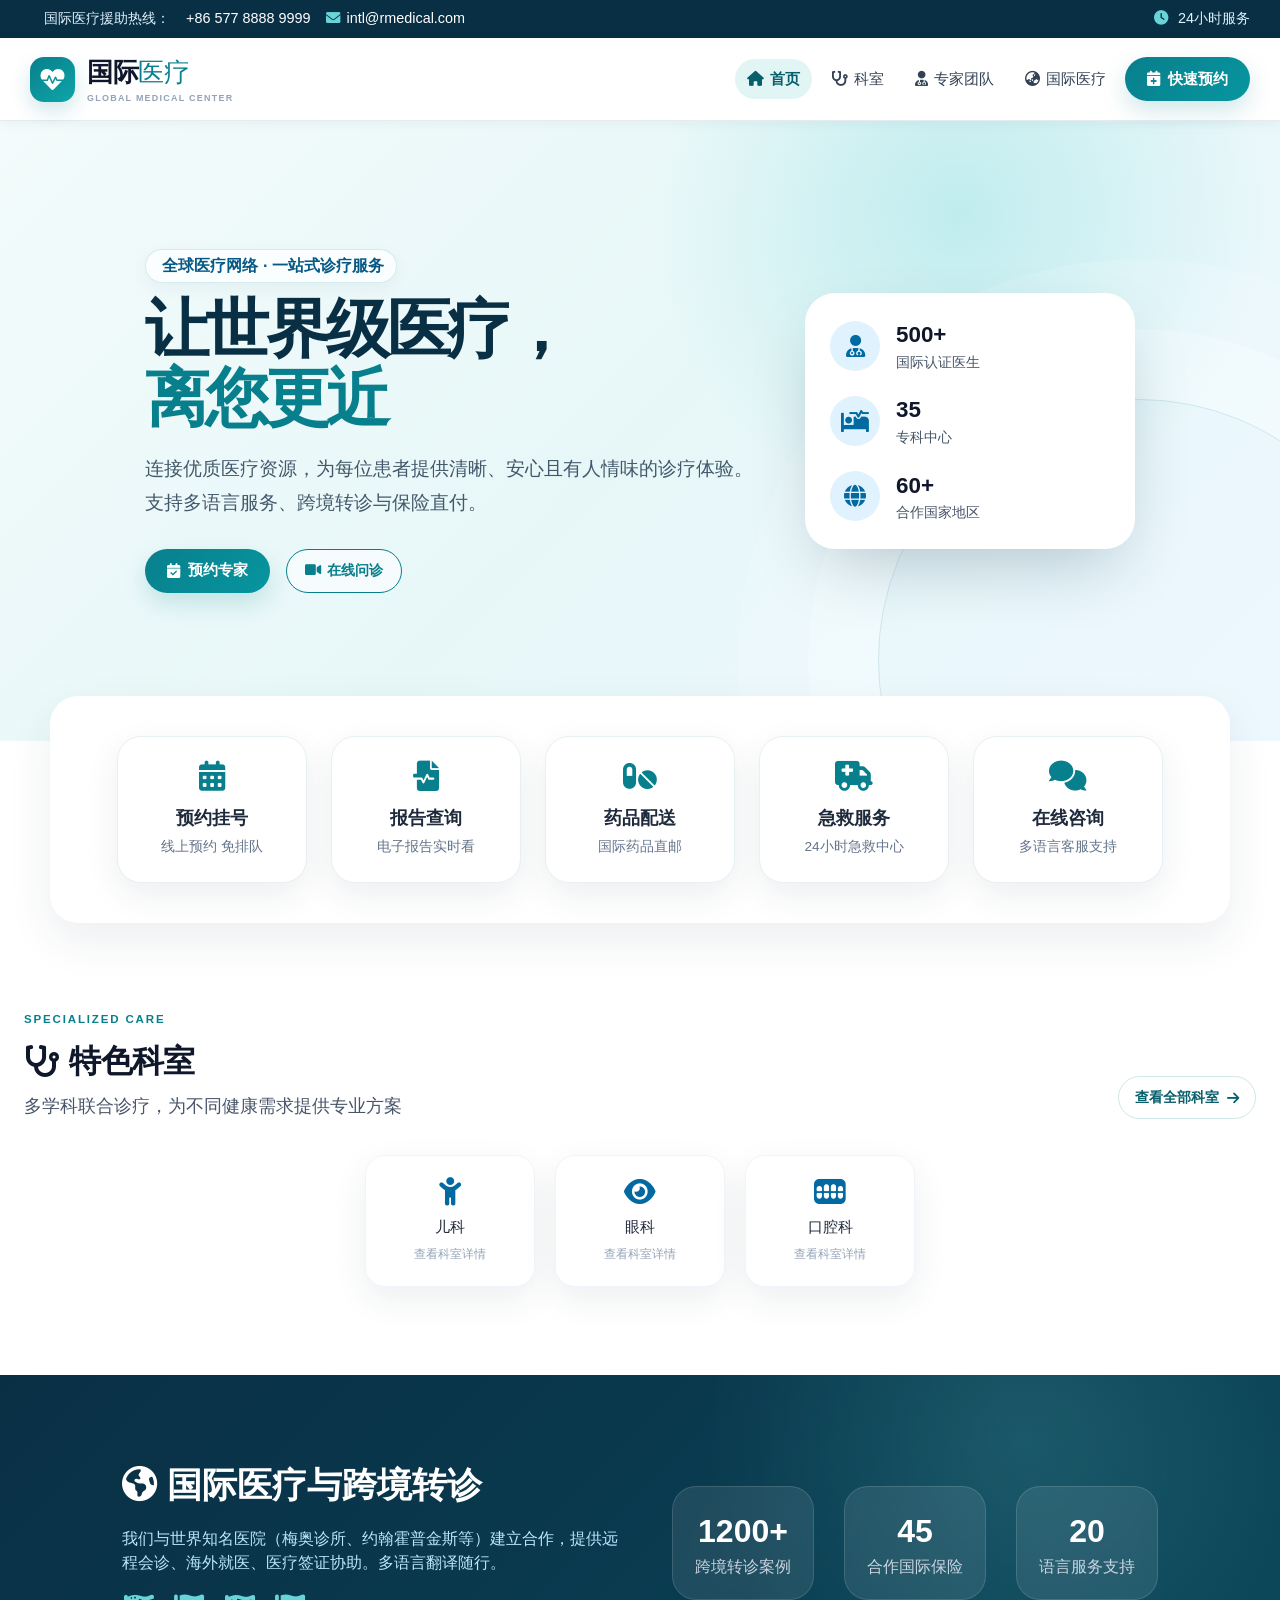
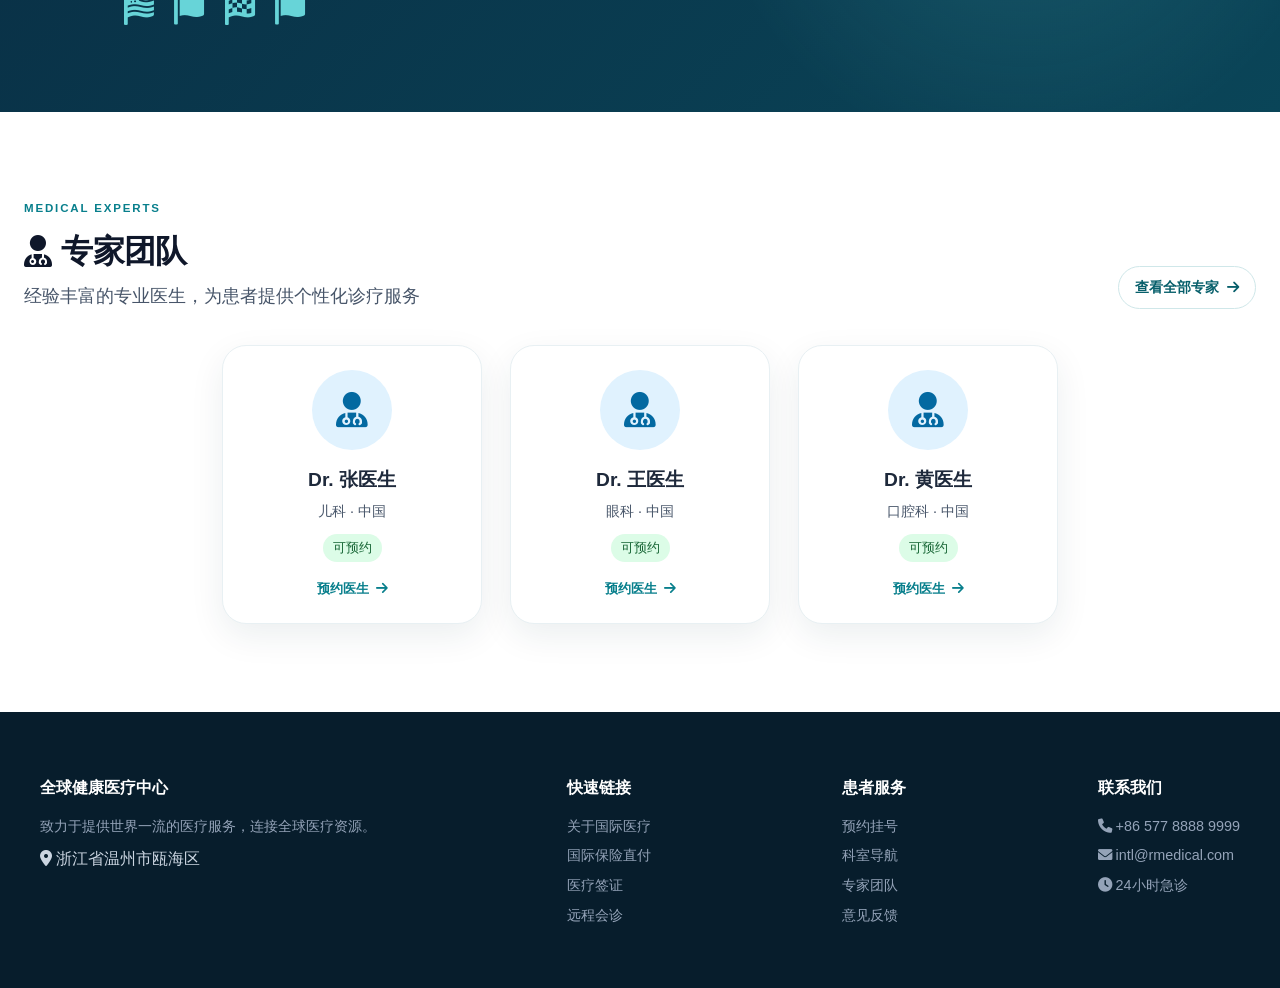
<file: Hospital-website-main/index.html>
<!DOCTYPE html>
<html lang="zh-CN">
<head>
  <meta charset="UTF-8">
  <meta name="viewport" content="width=device-width, initial-scale=1.0, maximum-scale=1.5, user-scalable=yes">
  <title>国际医疗中心</title>
  
  <!-- Font Awesome 图标库 -->
  <link rel="stylesheet" href="https://cdnjs.cloudflare.com/ajax/libs/font-awesome/6.0.0-beta3/css/all.min.css">
  
  <!-- 本地样式文件 -->
  <link rel="stylesheet" href="css/style.css">
  <link rel="stylesheet" href="css/components.css">
  <link rel="stylesheet" href="css/responsive.css">
  <link rel="stylesheet" href="css/modern.css">
</head>
<body>
  <!-- 顶部信息栏 -->
  <div id="topBar"></div>

  <!-- 主导航 -->
  <nav id="mainNav"></nav>

  <!-- 英雄区域 -->
  <section id="heroSection"></section>

  <!-- 快速操作卡片 -->
  <div id="quickActions"></div>

  <!-- 科室导航 -->
  <section id="departmentsSection"></section>

  <!-- 国际医疗特色 -->
  <section id="internationalSection"></section>

  <!-- 医生团队 -->
  <section id="doctorsSection"></section>

  <!-- 页脚 -->
  <footer id="mainFooter"></footer>

  <!-- JavaScript 文件 -->
  <script src="js/data.js?v=20260824-4"></script>
  <script src="js/main.js?v=20260824-4"></script>
  <script src="js/appointment.js"></script>
</body>
</html>
</file>
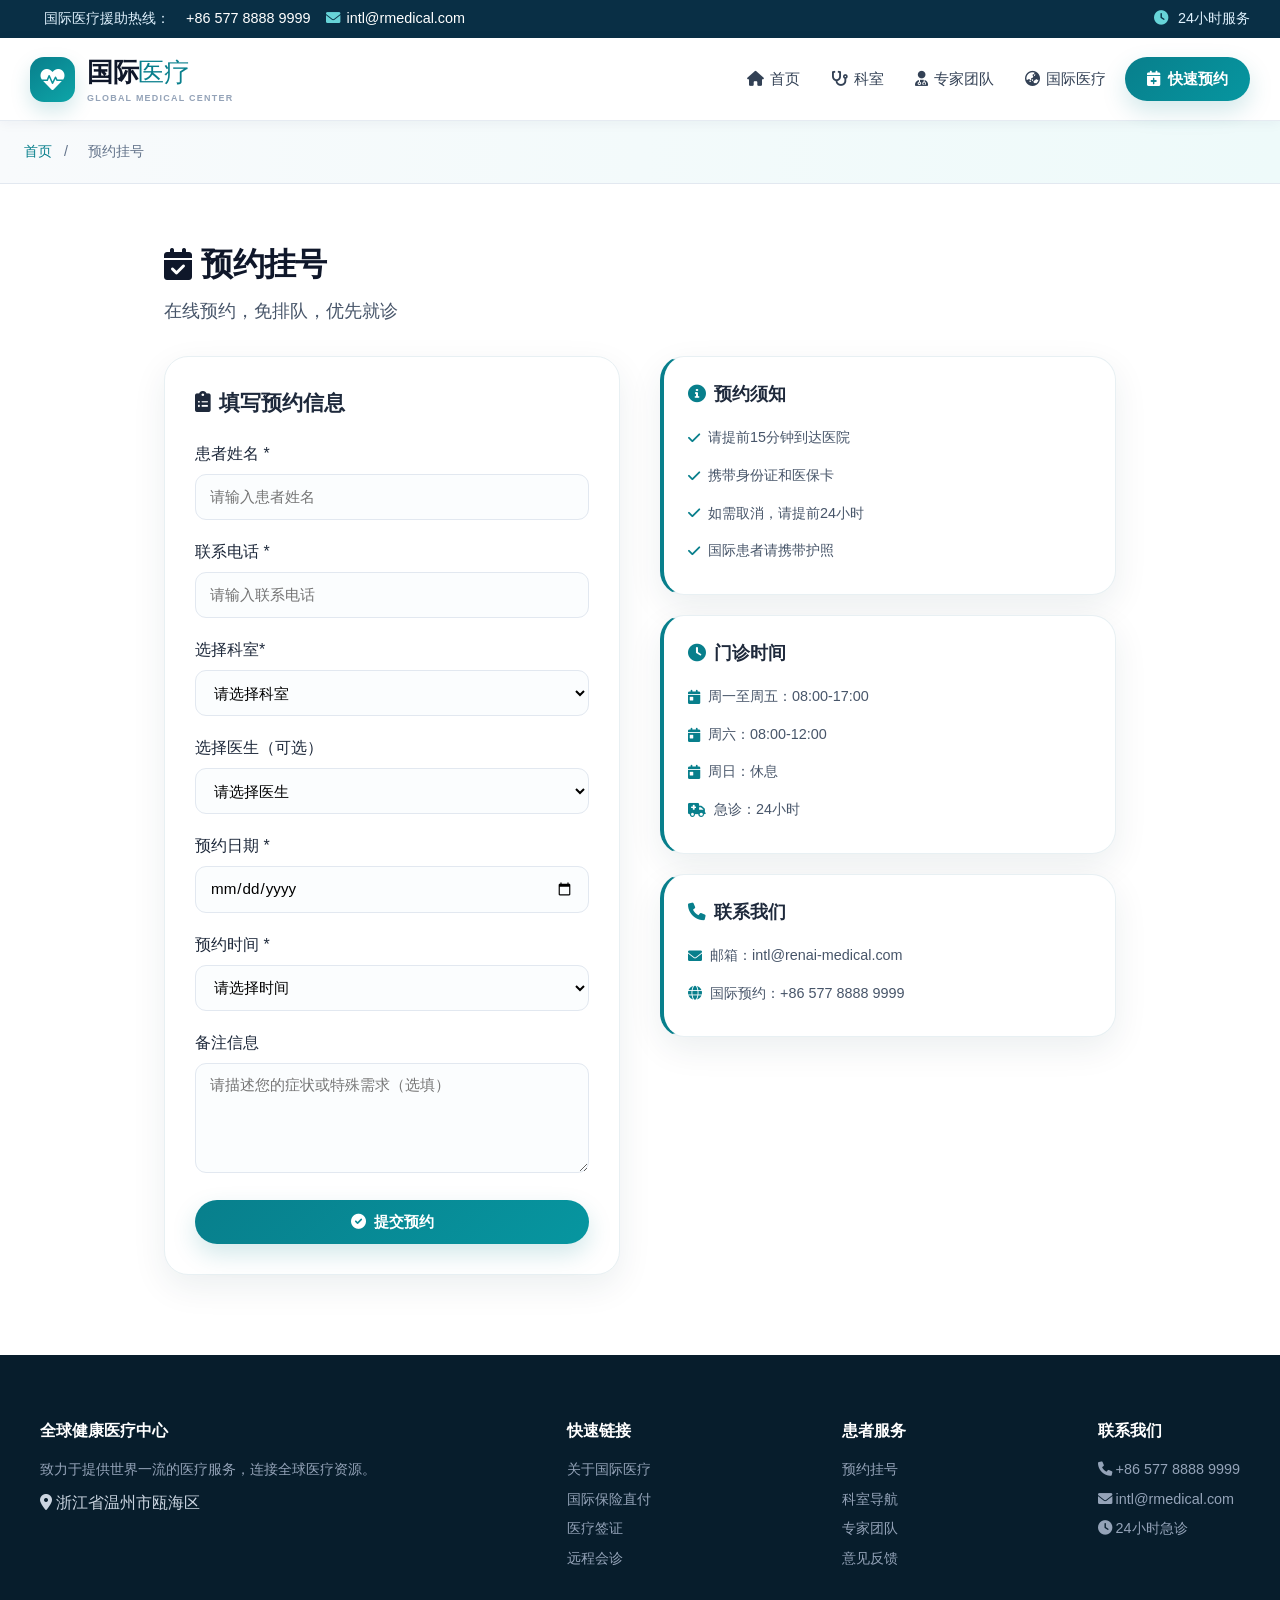
<file: Hospital-website-main/pages/appointment.html>
<!DOCTYPE html>
<html lang="zh-CN">
<head>
  <meta charset="UTF-8">
  <meta name="viewport" content="width=device-width, initial-scale=1.0, maximum-scale=1.5, user-scalable=yes">
  <title>预约挂号 - 国际医疗中心</title>
  
  <!-- Font Awesome 图标库 -->
  <link rel="stylesheet" href="https://cdnjs.cloudflare.com/ajax/libs/font-awesome/6.0.0-beta3/css/all.min.css">
  
  <!-- 本地样式文件 -->
  <link rel="stylesheet" href="../css/style.css">
  <link rel="stylesheet" href="../css/components.css">
  <link rel="stylesheet" href="../css/responsive.css">
  <link rel="stylesheet" href="../css/pages/appointment.css">
  <link rel="stylesheet" href="../css/modern.css">
</head>
<body>
  <!-- 顶部信息栏 -->
  <div id="topBar"></div>

  <!-- 主导航 -->
  <nav id="mainNav"></nav>
  
  <!-- 面包屑导航 -->
  <div class="breadcrumb">
    <a href="../index.html">首页</a>
    <span>/</span>
    <span>预约挂号</span>
  </div>
  
  <!-- 预约内容 -->
  <div class="appointment-page">
    <div class="section-title">
      <i class="fas fa-calendar-check"></i> 预约挂号
    </div>
    <p class="section-subtitle">在线预约，免排队，优先就诊</p>
    
    <div class="appointment-container">
      <!-- 预约表单 -->
      <div class="appointment-form-section">
        <h3><i class="fas fa-clipboard-list"></i> 填写预约信息</h3>
        <div id="messageContainer"></div>
        <form id="appointmentForm">
          <div class="form-group">
            <label class="form-label" for="patientName">患者姓名 *</label>
            <input type="text" id="patientName" class="form-input" required placeholder="请输入患者姓名">
          </div>
          
          <div class="form-group">
            <label class="form-label" for="patientPhone">联系电话 *</label>
            <input type="tel" id="patientPhone" class="form-input" required placeholder="请输入联系电话">
          </div>
          
          <div class="form-group">
            <label class="form-label" for="departmentSelect">选择科室*</label>
            <select id="departmentSelect" class="form-select">
              <option value="">请选择科室</option>
              <option value="儿科">儿科</option>
              <option value="眼科">眼科</option>
              <option value="口腔科">口腔科</option>
            </select>
          </div>
          
          <div class="form-group">
            <label class="form-label" for="doctorSelect">选择医生（可选）</label>
            <select id="doctorSelect" class="form-select">
              <option value="">请选择医生</option>
              <option value="Dr. 张医生" data-department="儿科">Dr. 张医生 - 儿科</option>
              <option value="Dr. 王医生" data-department="眼科">Dr. 王医生 - 眼科</option>
              <option value="Dr. 黄医生" data-department="口腔科">Dr. 黄医生 - 口腔科</option>
            </select>
          </div>
          
          <div class="form-group">
            <label class="form-label" for="appointmentDate">预约日期 *</label>
            <input type="date" id="appointmentDate" class="form-input" required>
          </div>
          
          <div class="form-group">
            <label class="form-label" for="appointmentTime">预约时间 *</label>
            <select id="appointmentTime" class="form-select" required>
              <option value="">请选择时间</option>
              <option value="08:00-09:00">08:00-09:00</option>
              <option value="09:00-10:00">09:00-10:00</option>
              <option value="10:00-11:00">10:00-11:00</option>
              <option value="11:00-12:00">11:00-12:00</option>
              <option value="14:00-15:00">14:00-15:00</option>
              <option value="15:00-16:00">15:00-16:00</option>
              <option value="16:00-17:00">16:00-17:00</option>
            </select>
          </div>
          
          <div class="form-group">
            <label class="form-label" for="notes">备注信息</label>
            <textarea id="notes" class="form-textarea" placeholder="请描述您的症状或特殊需求（选填）"></textarea>
          </div>
          
          <button type="submit" class="btn-primary" style="width: 100%; justify-content: center;">
            <i class="fas fa-check-circle"></i> 提交预约
          </button>
        </form>
      </div>
      
      <!-- 预约信息 -->
      <div class="appointment-info-section">
        <div class="info-card">
          <h4><i class="fas fa-info-circle"></i> 预约须知</h4>
          <ul>
            <li><i class="fas fa-check"></i> 请提前15分钟到达医院</li>
            <li><i class="fas fa-check"></i> 携带身份证和医保卡</li>
            <li><i class="fas fa-check"></i> 如需取消，请提前24小时</li>
            <li><i class="fas fa-check"></i> 国际患者请携带护照</li>
          </ul>
        </div>
        
        <div class="info-card">
          <h4><i class="fas fa-clock"></i> 门诊时间</h4>
          <ul>
            <li><i class="fas fa-calendar-day"></i> 周一至周五：08:00-17:00</li>
            <li><i class="fas fa-calendar-day"></i> 周六：08:00-12:00</li>
            <li><i class="fas fa-calendar-day"></i> 周日：休息</li>
            <li><i class="fas fa-ambulance"></i> 急诊：24小时</li>
          </ul>
        </div>
        
        <div class="info-card">
          <h4><i class="fas fa-phone"></i> 联系我们</h4>
          <ul>
            <li><i class="fas fa-envelope"></i> 邮箱：intl@renai-medical.com</li>
            <li><i class="fas fa-globe"></i> 国际预约：+86 577 8888 9999</li>
          </ul>
        </div>
      </div>
    </div>
  </div>
  
  <!-- 页脚 -->
  <footer id="mainFooter"></footer>

  <!-- JavaScript 文件 -->
  <script src="../js/data.js"></script>
  <script src="../js/main.js"></script>
  <script src="../js/appointment.js"></script>
</body>
</html>
</file>
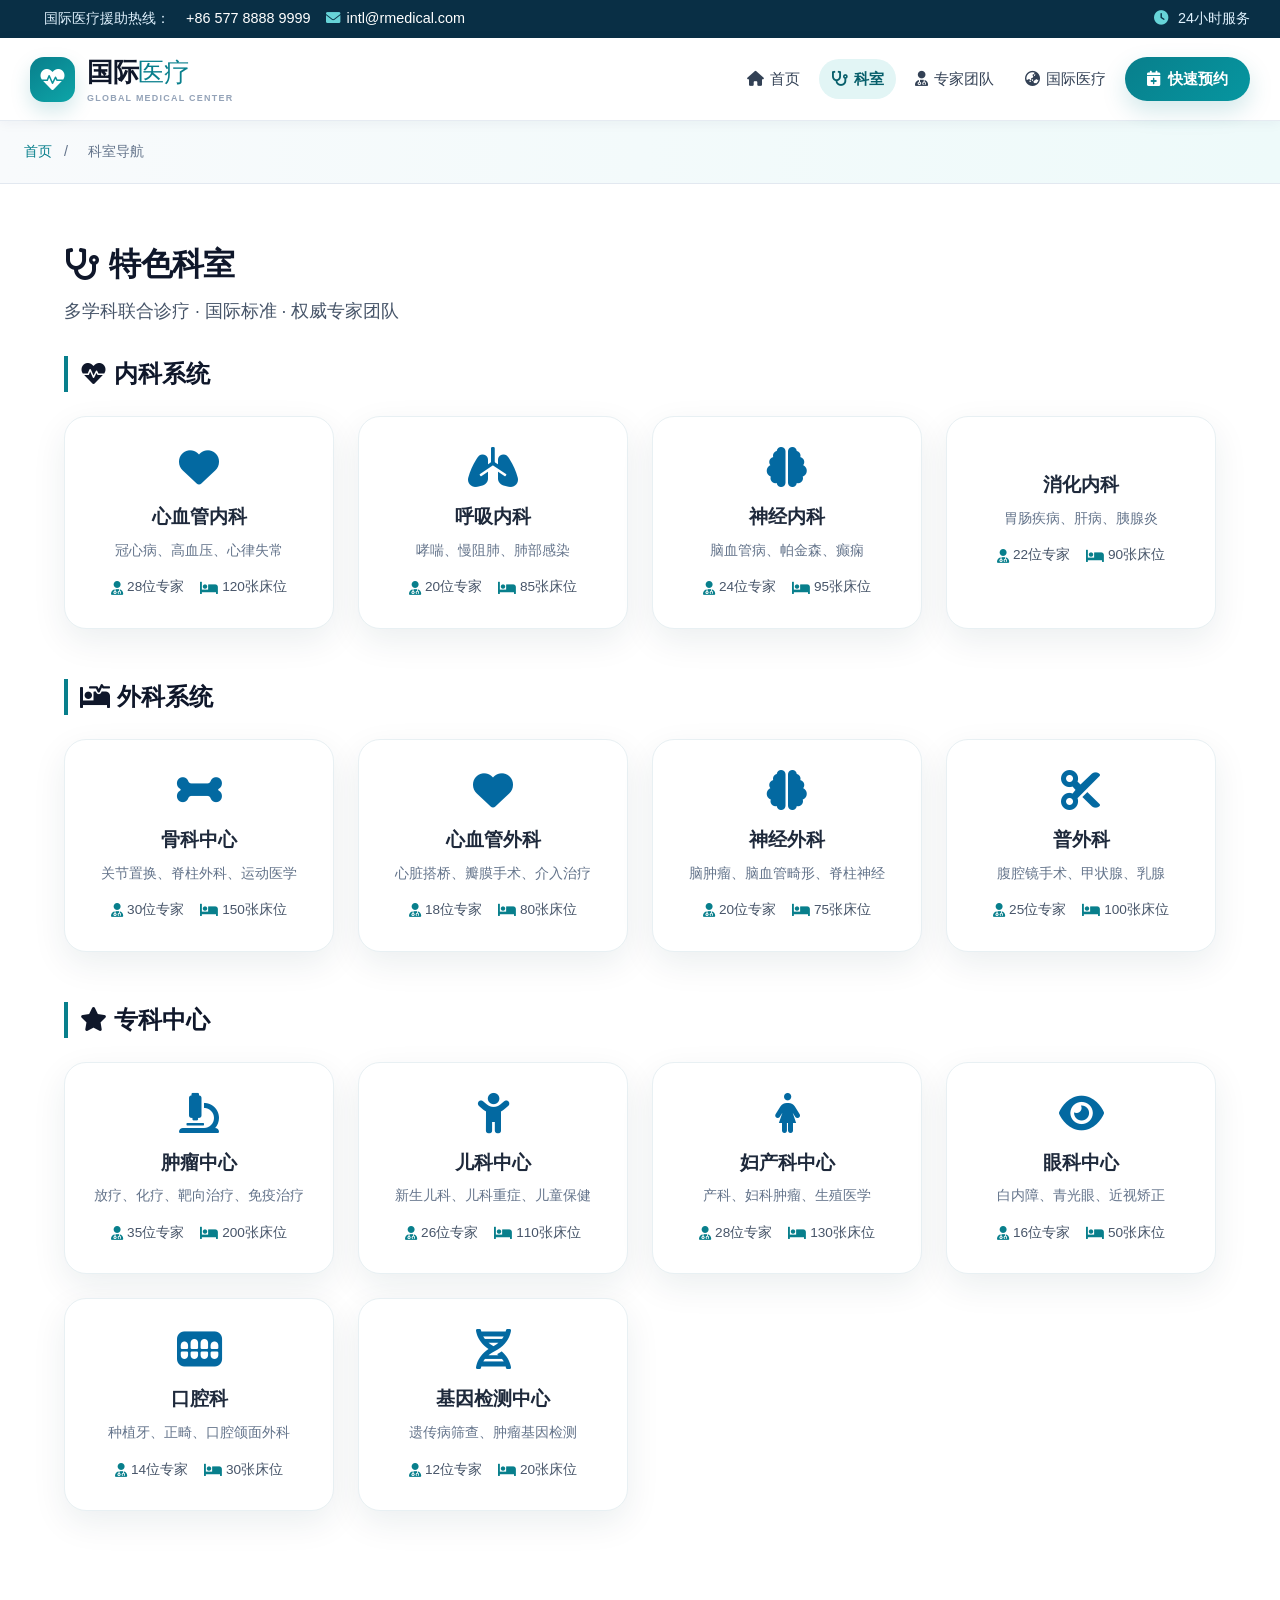
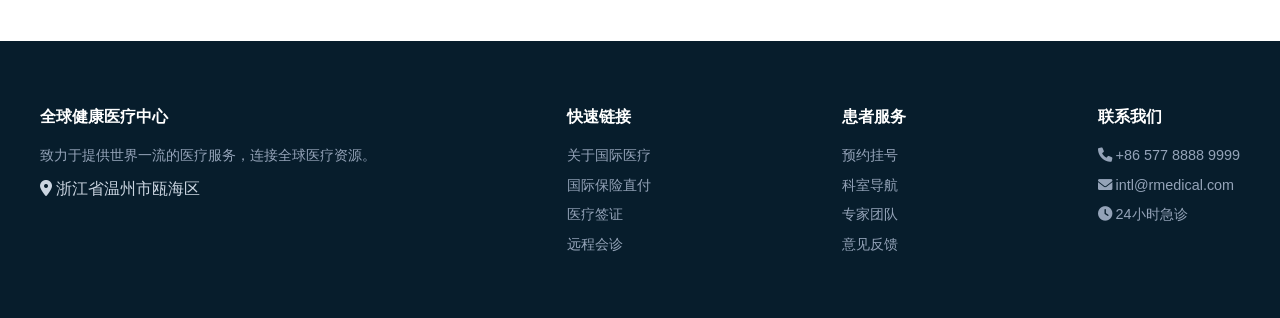
<file: Hospital-website-main/pages/departments.html>
<!DOCTYPE html>
<html lang="zh-CN">
<head>
  <meta charset="UTF-8">
  <meta name="viewport" content="width=device-width, initial-scale=1.0, maximum-scale=1.5, user-scalable=yes">
  <title>科室导航 - 国际医疗中心</title>
  
  <!-- Font Awesome 图标库 -->
  <link rel="stylesheet" href="https://cdnjs.cloudflare.com/ajax/libs/font-awesome/6.0.0-beta3/css/all.min.css">
  
  <!-- 本地样式文件 -->
  <link rel="stylesheet" href="../css/style.css">
  <link rel="stylesheet" href="../css/components.css">
  <link rel="stylesheet" href="../css/responsive.css">
  <link rel="stylesheet" href="../css/pages/departments.css">
  <link rel="stylesheet" href="../css/modern.css">
</head>
<body>
  <!-- 顶部信息栏 -->
  <div id="topBar"></div>

  <!-- 主导航 -->
  <nav id="mainNav"></nav>
  
  <!-- 面包屑导航 -->
  <div class="breadcrumb">
    <a href="../index.html">首页</a>
    <span>/</span>
    <span>科室导航</span>
  </div>
  
  <!-- 科室内容 -->
  <div class="department-detail">
    <div class="section-title">
      <i class="fas fa-stethoscope"></i> 特色科室
    </div>
    <p class="section-subtitle">多学科联合诊疗 · 国际标准 · 权威专家团队</p>
    
    <!-- 内科系统 -->
    <div class="dept-category">
      <h3><i class="fas fa-heartbeat"></i> 内科系统</h3>
      <div class="dept-grid-large" id="internalMedicine"></div>
    </div>
    
    <!-- 外科系统 -->
    <div class="dept-category">
      <h3><i class="fas fa-procedures"></i> 外科系统</h3>
      <div class="dept-grid-large" id="surgery"></div>
    </div>
    
    <!-- 专科中心 -->
    <div class="dept-category">
      <h3><i class="fas fa-star"></i> 专科中心</h3>
      <div class="dept-grid-large" id="specialCenters"></div>
    </div>
  </div>
  
  <!-- 页脚 -->
  <footer id="mainFooter"></footer>

  <!-- JavaScript 文件 -->
  <script src="../js/data.js"></script>
  <script src="../js/main.js"></script>
  <script src="../js/pages/departments.js"></script>
</body>
</html>
</file>
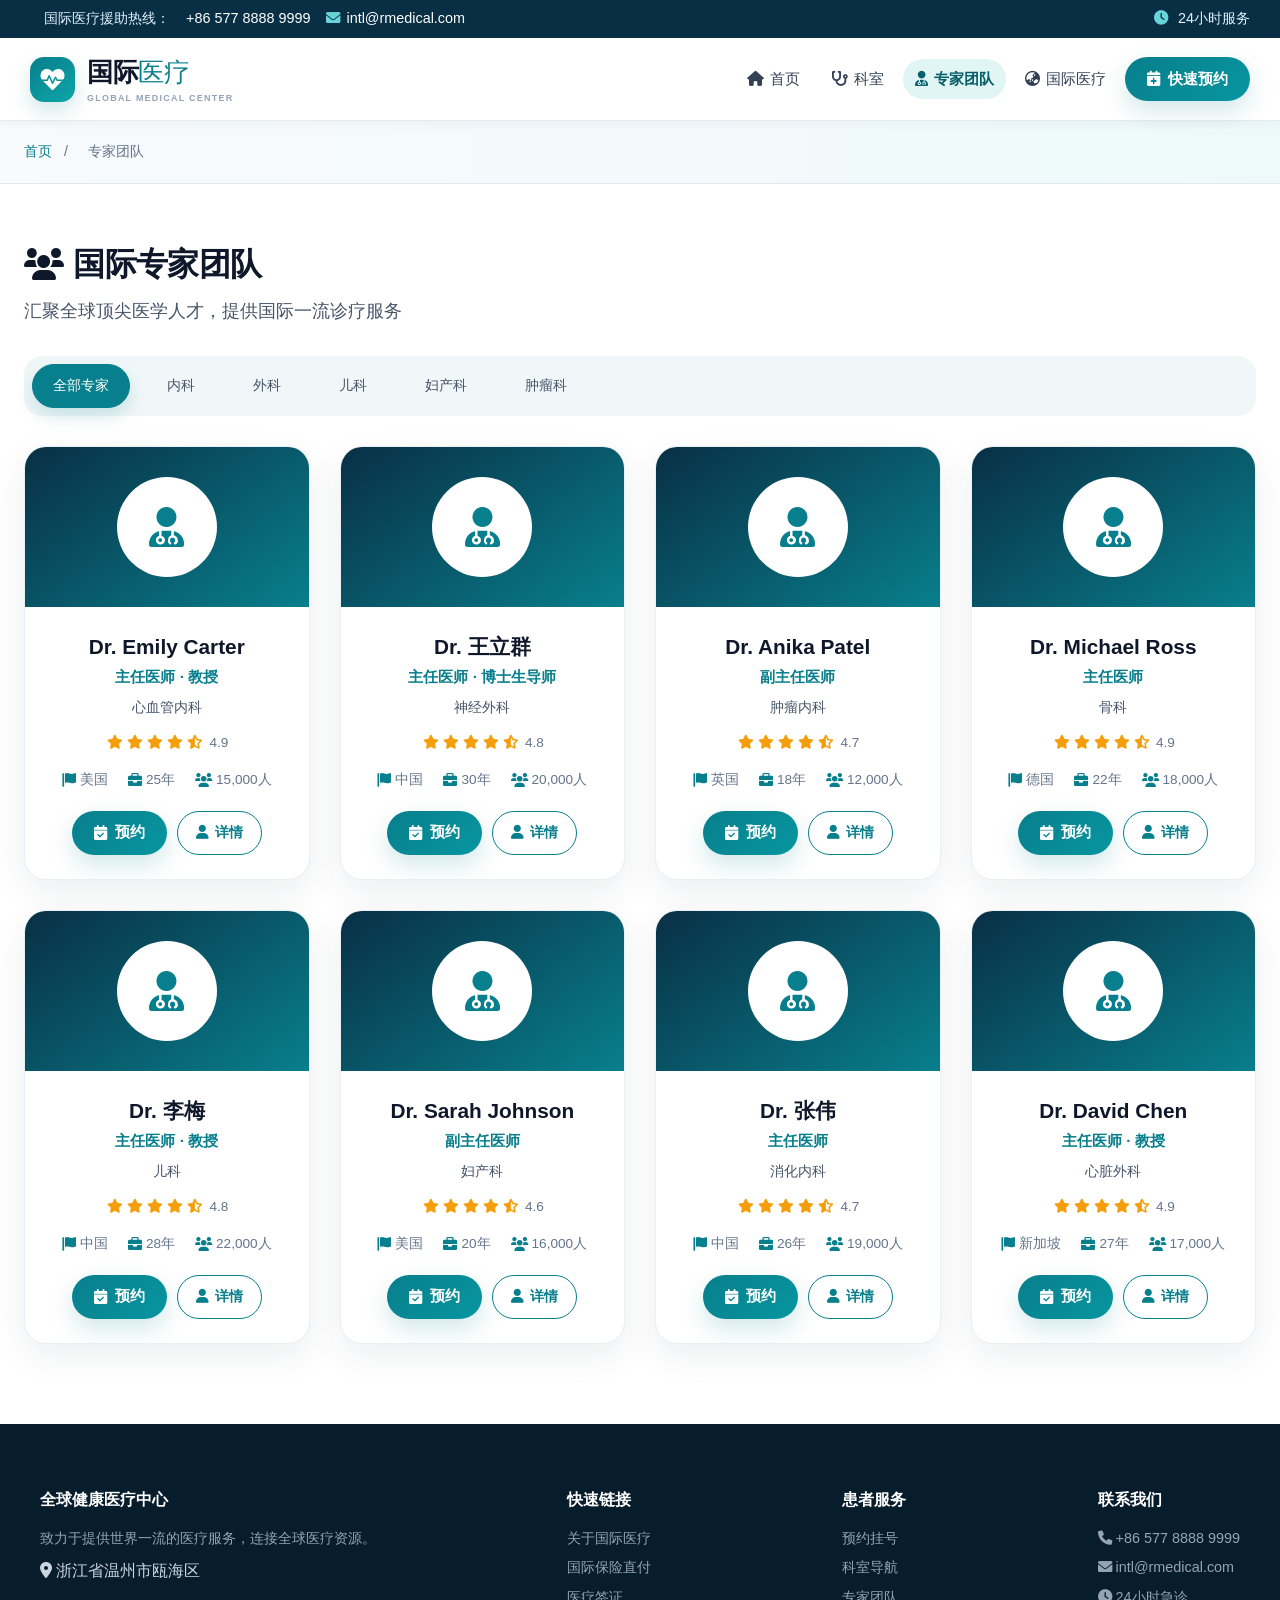
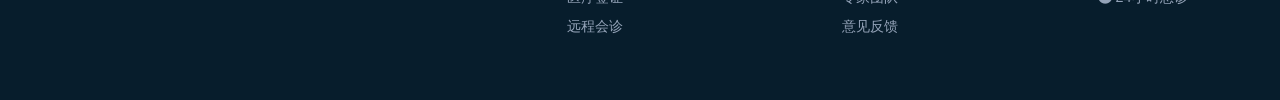
<file: Hospital-website-main/pages/doctors.html>
<!DOCTYPE html>
<html lang="zh-CN">
<head>
  <meta charset="UTF-8">
  <meta name="viewport" content="width=device-width, initial-scale=1.0, maximum-scale=1.5, user-scalable=yes">
  <title>医生团队 - 国际医疗中心</title>
  
  <!-- Font Awesome 图标库 -->
  <link rel="stylesheet" href="https://cdnjs.cloudflare.com/ajax/libs/font-awesome/6.0.0-beta3/css/all.min.css">
  
  <!-- 本地样式文件 -->
  <link rel="stylesheet" href="../css/style.css">
  <link rel="stylesheet" href="../css/components.css">
  <link rel="stylesheet" href="../css/responsive.css">
  <link rel="stylesheet" href="../css/pages/doctors.css">
  <link rel="stylesheet" href="../css/modern.css">
</head>
<body>
  <!-- 顶部信息栏 -->
  <div id="topBar"></div>

  <!-- 主导航 -->
  <nav id="mainNav"></nav>
  
  <!-- 面包屑导航 -->
  <div class="breadcrumb">
    <a href="../index.html">首页</a>
    <span>/</span>
    <span>专家团队</span>
  </div>
  
  <!-- 医生团队内容 -->
  <div class="doctors-page">
    <div class="section-title">
      <i class="fas fa-users"></i> 国际专家团队
    </div>
    <p class="section-subtitle">汇聚全球顶尖医学人才，提供国际一流诊疗服务</p>
    
    <!-- 筛选栏 -->
    <div class="filter-bar">
      <button class="filter-btn active" aria-pressed="true" onclick="filterDoctors('all', this)">全部专家</button>
      <button class="filter-btn" aria-pressed="false" onclick="filterDoctors('internal', this)">内科</button>
      <button class="filter-btn" aria-pressed="false" onclick="filterDoctors('surgery', this)">外科</button>
      <button class="filter-btn" aria-pressed="false" onclick="filterDoctors('pediatrics', this)">儿科</button>
      <button class="filter-btn" aria-pressed="false" onclick="filterDoctors('obgyn', this)">妇产科</button>
      <button class="filter-btn" aria-pressed="false" onclick="filterDoctors('oncology', this)">肿瘤科</button>
    </div>
    
    <!-- 医生列表 -->
    <div class="doctors-grid" id="doctorsGrid"></div>
  </div>
  
  <!-- 页脚 -->
  <footer id="mainFooter"></footer>

  <!-- JavaScript 文件 -->
  <script src="../js/data.js?v=20260824-4"></script>
  <script src="../js/main.js?v=20260824-4"></script>
  <script src="../js/pages/doctors.js?v=20260824-4"></script>
</body>
</html>
</file>
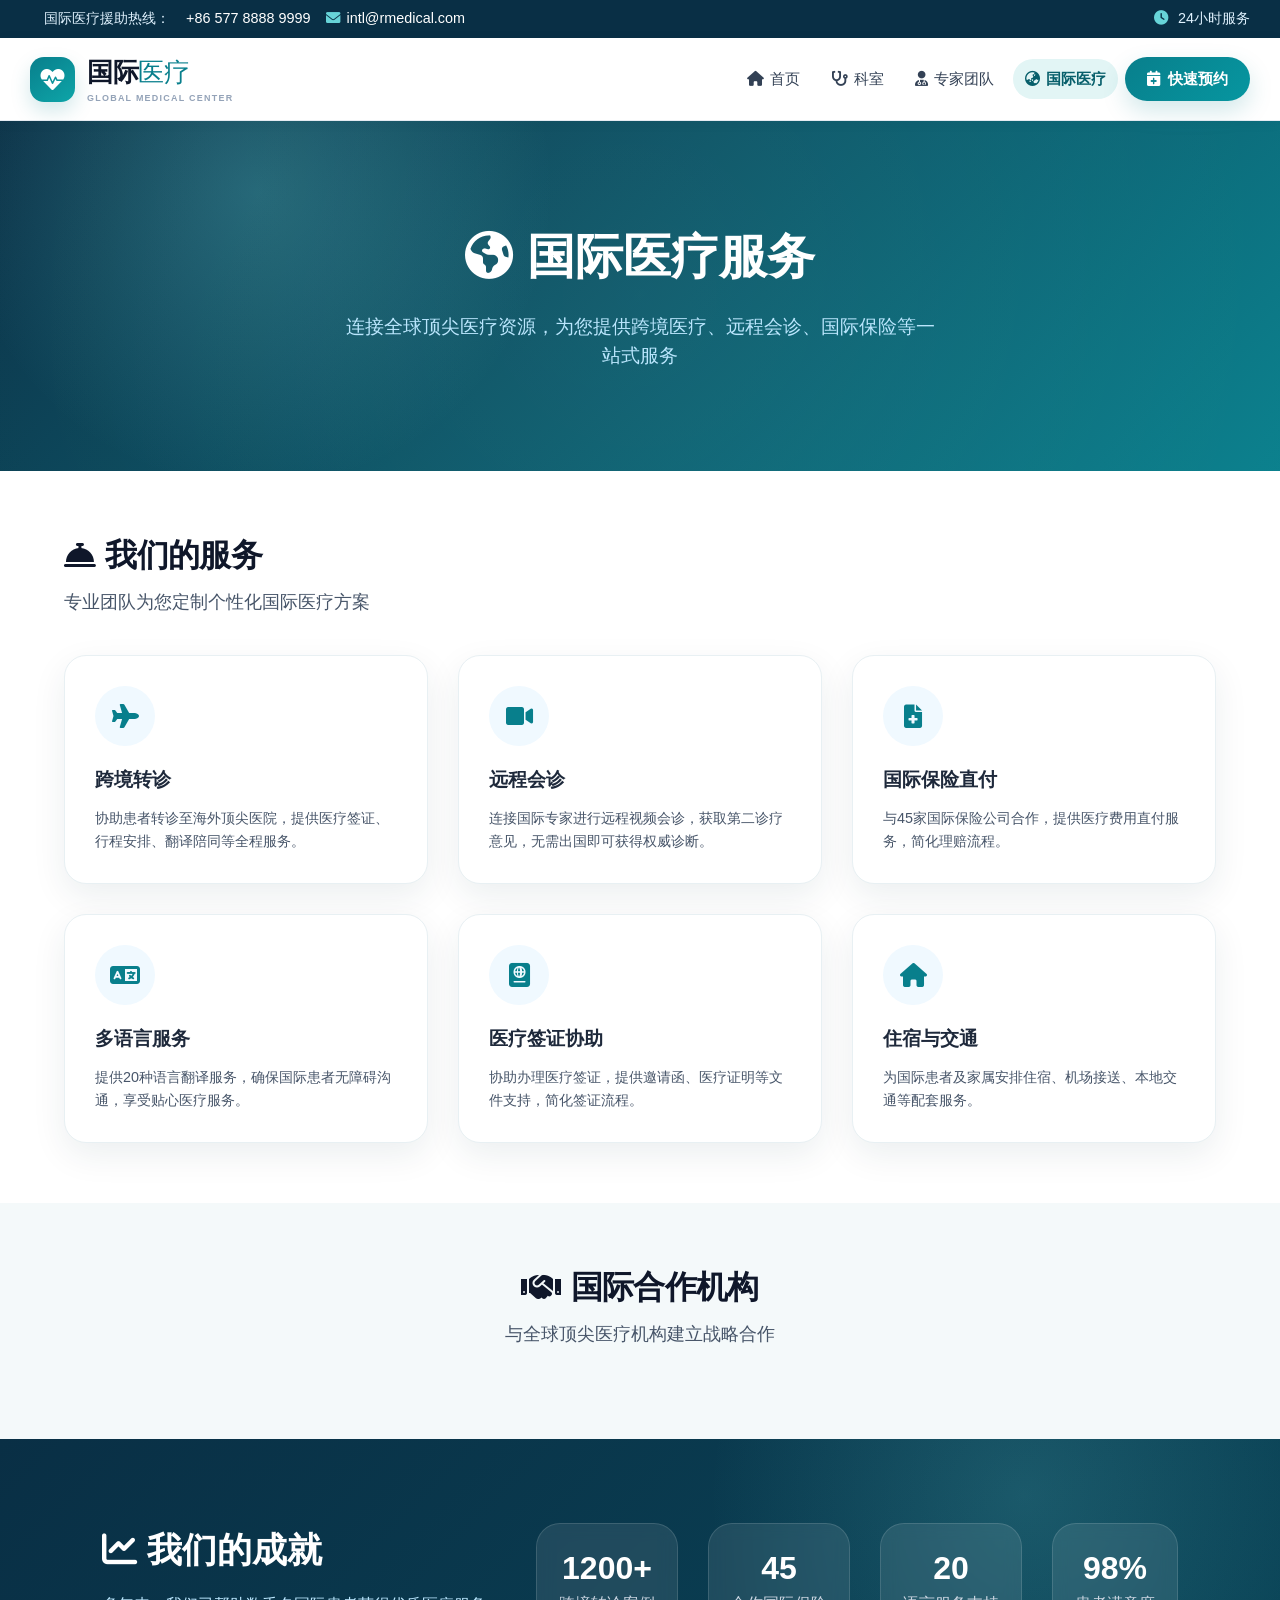
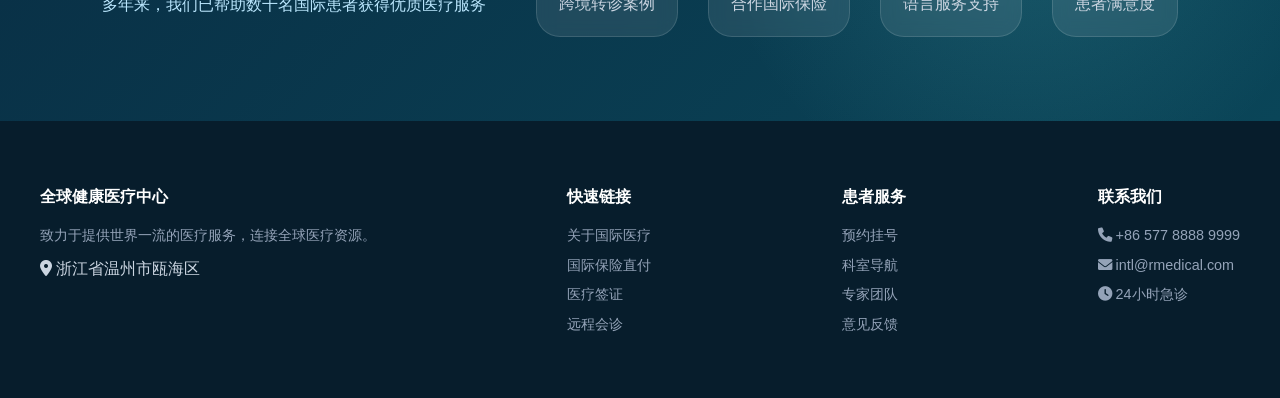
<file: Hospital-website-main/pages/international.html>
<!DOCTYPE html>
<html lang="zh-CN">
<head>
  <meta charset="UTF-8">
  <meta name="viewport" content="width=device-width, initial-scale=1.0, maximum-scale=1.5, user-scalable=yes">
  <title>国际医疗中心</title>
  
  <!-- Font Awesome 图标库 -->
  <link rel="stylesheet" href="https://cdnjs.cloudflare.com/ajax/libs/font-awesome/6.0.0-beta3/css/all.min.css">
  
  <!-- 本地样式文件 -->
  <link rel="stylesheet" href="../css/style.css">
  <link rel="stylesheet" href="../css/components.css">
  <link rel="stylesheet" href="../css/responsive.css">
  <link rel="stylesheet" href="../css/pages/international.css">
  <link rel="stylesheet" href="../css/modern.css">
</head>
<body>
  <!-- 顶部信息栏 -->
  <div id="topBar"></div>

  <!-- 主导航 -->
  <nav id="mainNav"></nav>
  
  <!-- 国际医疗内容 -->
  <div class="international-page">
    <!-- 国际医疗英雄区 -->
    <div class="international-hero">
      <h1><i class="fas fa-globe-americas"></i> 国际医疗服务</h1>
      <p>连接全球顶尖医疗资源，为您提供跨境医疗、远程会诊、国际保险等一站式服务</p>
    </div>
    
    <!-- 国际医疗服务 -->
    <div class="international-services">
      <div class="section-title">
        <i class="fas fa-concierge-bell"></i> 我们的服务
      </div>
      <p class="section-subtitle">专业团队为您定制个性化国际医疗方案</p>
      
      <div class="services-grid">
        <div class="service-card">
          <div class="service-icon"><i class="fas fa-plane"></i></div>
          <h3>跨境转诊</h3>
          <p>协助患者转诊至海外顶尖医院，提供医疗签证、行程安排、翻译陪同等全程服务。</p>
        </div>
        
        <div class="service-card">
          <div class="service-icon"><i class="fas fa-video"></i></div>
          <h3>远程会诊</h3>
          <p>连接国际专家进行远程视频会诊，获取第二诊疗意见，无需出国即可获得权威诊断。</p>
        </div>
        
        <div class="service-card">
          <div class="service-icon"><i class="fas fa-file-medical"></i></div>
          <h3>国际保险直付</h3>
          <p>与45家国际保险公司合作，提供医疗费用直付服务，简化理赔流程。</p>
        </div>
        
        <div class="service-card">
          <div class="service-icon"><i class="fas fa-language"></i></div>
          <h3>多语言服务</h3>
          <p>提供20种语言翻译服务，确保国际患者无障碍沟通，享受贴心医疗服务。</p>
        </div>
        
        <div class="service-card">
          <div class="service-icon"><i class="fas fa-passport"></i></div>
          <h3>医疗签证协助</h3>
          <p>协助办理医疗签证，提供邀请函、医疗证明等文件支持，简化签证流程。</p>
        </div>
        
        <div class="service-card">
          <div class="service-icon"><i class="fas fa-home"></i></div>
          <h3>住宿与交通</h3>
          <p>为国际患者及家属安排住宿、机场接送、本地交通等配套服务。</p>
        </div>
      </div>
    </div>
    
    <!-- 合作伙伴 -->
    <div class="partner-section">
      <div class="section-title" style="justify-content: center;">
        <i class="fas fa-handshake"></i> 国际合作机构
      </div>
      <p class="section-subtitle" style="text-align: center;">与全球顶尖医疗机构建立战略合作</p>
    </div>
    
    <!-- 统计数据 -->
    <div class="international-section" style="margin-top: 0;">
      <div class="international-text">
        <h2><i class="fas fa-chart-line"></i> 我们的成就</h2>
        <p>多年来，我们已帮助数千名国际患者获得优质医疗服务</p>
      </div>
      <div class="global-stats">
        <div class="global-stat">
          <h3>1200+</h3>
          <p>跨境转诊案例</p>
        </div>
        <div class="global-stat">
          <h3>45</h3>
          <p>合作国际保险</p>
        </div>
        <div class="global-stat">
          <h3>20</h3>
          <p>语言服务支持</p>
        </div>
        <div class="global-stat">
          <h3>98%</h3>
          <p>患者满意度</p>
        </div>
      </div>
    </div>
  </div>
  
  <!-- 页脚 -->
  <footer id="mainFooter"></footer>

  <!-- JavaScript 文件 -->
  <script src="../js/data.js"></script>
  <script src="../js/main.js"></script>
</body>
</html>
</file>
<file: Hospital-website-main/css/style.css>
/* 全局样式和变量 */
:root {
  --primary-color: #0e7490;
  --primary-dark: #155e75;
  --primary-light: #7dd3fc;
  --secondary-color: #0b3b5c;
  --text-dark: #1e293b;
  --text-medium: #475569;
  --text-light: #64748b;
  --bg-light: #f8fafc;
  --bg-blue-light: #f0f9ff;
  --bg-blue-lighter: #e0f2fe;
  --border-color: #e2e8f0;
  --shadow-sm: 0 4px 12px rgba(0,0,0,0.02);
  --shadow-md: 0 6px 14px rgba(0,0,0,0.04);
  --shadow-lg: 0 18px 30px -10px rgba(14,116,144,0.15);
  --shadow-xl: 0 20px 25px -8px rgba(14,116,144,0.2);
  --radius-sm: 12px;
  --radius-md: 20px;
  --radius-lg: 24px;
  --radius-xl: 30px;
  --transition: all 0.25s ease;
  --transition-slow: all 0.3s ease;
}

* {
  margin: 0;
  padding: 0;
  box-sizing: border-box;
  font-family: 'Inter', -apple-system, BlinkMacSystemFont, 'Segoe UI', Roboto, Helvetica, Arial, sans-serif;
}

body {
  background-color: var(--bg-light);
  color: var(--text-dark);
  line-height: 1.5;
  overflow-x: hidden;
}

/* 顶部通知栏样式 */
.top-bar {
  background: var(--secondary-color);
  color: var(--bg-blue-lighter);
  padding: 8px 24px;
  display: flex;
  justify-content: space-between;
  align-items: center;
  font-size: 0.9rem;
  flex-wrap: wrap;
  gap: 8px;
}

.top-bar i {
  margin-right: 6px;
  color: var(--primary-light);
}

.top-bar a {
  color: white;
  text-decoration: none;
  font-weight: 500;
  margin-left: 16px;
}

.top-bar a:hover {
  text-decoration: underline;
}

/* 导航栏样式 */
.navbar {
  background: white;
  padding: 16px 24px;
  display: flex;
  flex-wrap: wrap;
  align-items: center;
  justify-content: space-between;
  box-shadow: var(--shadow-sm);
  border-bottom: 1px solid var(--border-color);
  position: sticky;
  top: 0;
  z-index: 50;
}

.logo-area {
  display: flex;
  align-items: center;
  gap: 12px;
}

.logo-icon {
  background: var(--primary-color);
  width: 45px;
  height: 45px;
  border-radius: var(--radius-sm);
  display: flex;
  align-items: center;
  justify-content: center;
  color: white;
  font-size: 24px;
}

.logo-text {
  font-weight: 700;
  font-size: 1.6rem;
  letter-spacing: -0.5px;
  color: #0f172a;
}

.logo-text span {
  color: var(--primary-color);
  font-weight: 300;
}

.nav-links {
  display: flex;
  align-items: center;
  gap: 28px;
  flex-wrap: wrap;
}

.nav-links a {
  text-decoration: none;
  color: #334155;
  font-weight: 500;
  transition: color 0.2s;
  font-size: 1rem;
  display: flex;
  align-items: center;
  gap: 6px;
}

.nav-links a:hover {
  color: var(--primary-color);
}

/* 按钮样式 */
.btn-primary {
  background: var(--primary-color);
  color: white;
  border: none;
  padding: 10px 22px;
  border-radius: 30px;
  font-weight: 600;
  cursor: pointer;
  transition: background 0.3s, transform 0.1s;
  display: flex;
  align-items: center;
  gap: 8px;
  font-size: 0.95rem;
}

.btn-primary:hover {
  background: var(--primary-dark);
  transform: translateY(-1px);
}

.btn-outline {
  background: transparent;
  border: 1.5px solid var(--primary-color);
  color: var(--primary-color);
  padding: 8px 18px;
  border-radius: 30px;
  font-weight: 600;
  cursor: pointer;
  transition: 0.2s;
  display: flex;
  align-items: center;
  gap: 6px;
  font-size: 0.9rem;
}

.btn-outline:hover {
  background: var(--bg-blue-lighter);
}

/* 英雄区域 */
.hero-section {
  background: linear-gradient(135deg, var(--bg-blue-light) 0%, var(--bg-blue-lighter) 100%);
  padding: 50px 24px 64px;
  display: flex;
  flex-wrap: wrap;
  align-items: center;
  justify-content: center;
  gap: 40px;
}

.hero-content {
  max-width: 600px;
}

.hero-content h1 {
  font-size: 3rem;
  font-weight: 700;
  line-height: 1.2;
  color: #0c4a6e;
  margin-bottom: 18px;
}

.hero-content h1 i {
  color: #0284c7;
  margin-right: 8px;
}

.hero-highlight {
  color: #075985;
  background: rgba(255,255,255,0.5);
  display: inline-block;
  padding: 4px 12px;
  border-radius: 30px;
  font-weight: 600;
  margin-bottom: 12px;
  backdrop-filter: blur(4px);
}

.hero-content p {
  font-size: 1.2rem;
  color: var(--text-dark);
  margin-bottom: 28px;
}

.hero-buttons {
  display: flex;
  gap: 16px;
  flex-wrap: wrap;
}

.hero-image {
  background: white;
  border-radius: var(--radius-xl);
  padding: 24px;
  box-shadow: 0 20px 35px -10px rgba(0,0,0,0.1);
  display: flex;
  flex-direction: column;
  gap: 20px;
  min-width: 280px;
  max-width: 400px;
}

.stat-item {
  display: flex;
  align-items: center;
  gap: 16px;
}

.stat-icon {
  background: var(--bg-blue-lighter);
  width: 50px;
  height: 50px;
  border-radius: 50%;
  display: flex;
  align-items: center;
  justify-content: center;
  color: #0369a1;
  font-size: 22px;
}

.stat-text h4 {
  font-weight: 700;
  font-size: 1.4rem;
  color: #0f172a;
}

.stat-text p {
  color: var(--text-medium);
  font-size: 0.9rem;
}

/* 快速操作卡片 */
.quick-actions {
  display: flex;
  flex-wrap: wrap;
  justify-content: center;
  gap: 24px;
  padding: 40px 24px;
  background: white;
  margin-top: -30px;
  border-radius: 40px 40px 0 0;
  position: relative;
  z-index: 5;
  box-shadow: 0 -8px 20px rgba(0,0,0,0.02);
}

.action-card {
  background: #ffffff;
  border: 1px solid var(--border-color);
  border-radius: var(--radius-lg);
  padding: 24px 18px;
  width: 180px;
  text-align: center;
  transition: var(--transition);
  cursor: pointer;
  box-shadow: var(--shadow-md);
}

.action-card:hover {
  transform: translateY(-6px);
  box-shadow: var(--shadow-lg);
  border-color: var(--primary-light);
}

.action-card i {
  font-size: 30px;
  color: var(--primary-color);
  margin-bottom: 14px;
}

.action-card h3 {
  font-size: 1.1rem;
  font-weight: 600;
  margin-bottom: 6px;
}

.action-card p {
  color: var(--text-light);
  font-size: 0.85rem;
}

/* 科室部分 */
.department-section {
  padding: 50px 24px;
  max-width: 1300px;
  margin: 0 auto;
}

.section-title {
  font-size: 2rem;
  font-weight: 700;
  color: #0f172a;
  margin-bottom: 10px;
  display: flex;
  align-items: center;
  gap: 10px;
}

.section-subtitle {
  color: var(--text-medium);
  margin-bottom: 32px;
  font-size: 1.1rem;
}

.dept-grid {
  display: flex;
  flex-wrap: wrap;
  gap: 20px;
  justify-content: center;
}

.dept-item {
  background: white;
  border-radius: var(--radius-md);
  padding: 22px 20px;
  width: 160px;
  text-align: center;
  box-shadow: var(--shadow-md);
  border: 1px solid #f1f5f9;
  transition: 0.2s;
  cursor: pointer;
}

.dept-item:hover {
  border-color: var(--primary-color);
  background: var(--bg-blue-light);
}

.dept-item i {
  font-size: 28px;
  color: #0369a1;
  margin-bottom: 10px;
}

.dept-item span {
  font-weight: 500;
  display: block;
  font-size: 0.95rem;
}

/* 国际医疗部分 */
.international-section {
  background: var(--secondary-color);
  color: white;
  padding: 50px 24px;
  display: flex;
  flex-wrap: wrap;
  justify-content: center;
  gap: 50px;
  align-items: center;
}

.international-text {
  max-width: 500px;
}

.international-text h2 {
  font-size: 2.2rem;
  margin-bottom: 16px;
  font-weight: 700;
}

.international-text p {
  color: #bae6fd;
  margin-bottom: 20px;
}

.flag-icons i {
  font-size: 30px;
  margin-right: 14px;
  color: var(--primary-light);
}

.global-stats {
  display: flex;
  gap: 30px;
}

.global-stat {
  background: rgba(255,255,255,0.1);
  backdrop-filter: blur(8px);
  padding: 20px 22px;
  border-radius: var(--radius-lg);
  text-align: center;
  min-width: 120px;
}

.global-stat h3 {
  font-size: 2rem;
  font-weight: 700;
  color: white;
}

.global-stat p {
  color: #cbd5e1;
}

/* 医生团队 */
.doctors-section {
  padding: 60px 24px;
  max-width: 1300px;
  margin: 0 auto;
}

.doctor-cards {
  display: flex;
  flex-wrap: wrap;
  gap: 28px;
  justify-content: center;
  margin-top: 30px;
}

.doctor-card {
  background: white;
  border-radius: var(--radius-lg);
  padding: 24px;
  width: 240px;
  box-shadow: var(--shadow-md);
  border: 1px solid #eef2f6;
  text-align: center;
  transition: var(--transition);
}

.doctor-card:hover {
  transform: translateY(-6px);
  box-shadow: var(--shadow-xl);
}

.doctor-avatar {
  width: 80px;
  height: 80px;
  background: var(--bg-blue-lighter);
  border-radius: 50%;
  display: flex;
  align-items: center;
  justify-content: center;
  margin: 0 auto 16px;
  color: #0369a1;
  font-size: 36px;
}

.doctor-card h4 {
  font-weight: 700;
  font-size: 1.2rem;
}

.doctor-card p {
  color: var(--text-medium);
  font-size: 0.9rem;
  margin: 6px 0;
}

.badge {
  background: #dcfce7;
  color: #166534;
  padding: 4px 10px;
  border-radius: 20px;
  font-size: 0.8rem;
  display: inline-block;
  margin-top: 6px;
}

/* 面包屑导航 */
.breadcrumb {
  padding: 20px 24px;
  background: #f8fafc;
  border-bottom: 1px solid var(--border-color);
  font-size: 0.9rem;
}

.breadcrumb a {
  color: var(--primary-color);
  text-decoration: none;
}

.breadcrumb span {
  color: var(--text-light);
  margin: 0 8px;
}

.footer {
  background: #0f172a;
  color: #cbd5e1;
  padding: 40px 24px 20px;
  margin-top: 30px;
}

.footer-grid {
  display: flex;
  flex-wrap: wrap;
  justify-content: space-between;
  gap: 30px;
  max-width: 1200px;
  margin: 0 auto 30px;
}

.footer-col h4 {
  color: white;
  margin-bottom: 16px;
  font-weight: 600;
}

.footer-col a {
  display: block;
  color: #94a3b8;
  text-decoration: none;
  margin-bottom: 8px;
  font-size: 0.9rem;
}

.footer-col a:hover {
  color: var(--primary-light);
}

.footer-bottom {
  text-align: center;
  border-top: 1px solid #1e293b;
  padding-top: 20px;
  font-size: 0.85rem;
  color: #64748b;
}
</file>
<file: Hospital-website-main/css/components.css>
.card {
  background: white;
  border-radius: var(--radius-lg);
  padding: 24px;
  box-shadow: var(--shadow-md);
  transition: var(--transition);
}

.card:hover {
  transform: translateY(-4px);
  box-shadow: var(--shadow-lg);
}

.form-group {
  margin-bottom: 20px;
}

.form-label {
  display: block;
  margin-bottom: 8px;
  font-weight: 500;
  color: var(--text-dark);
}

.form-input,
.form-select,
.form-textarea {
  width: 100%;
  padding: 10px 14px;
  border: 1px solid var(--border-color);
  border-radius: 8px;
  font-size: 0.95rem;
  transition: border-color 0.2s, box-shadow 0.2s;
  font-family: inherit;
}

.form-input:focus,
.form-select:focus,
.form-textarea:focus {
  outline: none;
  border-color: var(--primary-color);
  box-shadow: 0 0 0 3px rgba(14,116,144,0.1);
}

.form-textarea {
  resize: vertical;
  min-height: 100px;
}

.tag {
  display: inline-block;
  padding: 4px 12px;
  border-radius: 20px;
  font-size: 0.8rem;
  font-weight: 500;
}

.tag-green {
  background: #dcfce7;
  color: #166534;
}

.tag-blue {
  background: #dbeafe;
  color: #1e40af;
}

.tag-orange {
  background: #ffedd5;
  color: #9a3412;
}

.tag-red {
  background: #fee2e2;
  color: #991b1b;
}

.alert {
  padding: 12px 16px;
  border-radius: 8px;
  margin-bottom: 16px;
  display: flex;
  align-items: center;
  gap: 8px;
}

.alert-info {
  background: #e0f2fe;
  color: #075985;
}

.alert-success {
  background: #dcfce7;
  color: #166534;
}

.alert-warning {
  background: #fef3c7;
  color: #92400e;
}

.alert-error {
  background: #fee2e2;
  color: #991b1b;
}

.spinner {
  width: 40px;
  height: 40px;
  border: 4px solid var(--border-color);
  border-top-color: var(--primary-color);
  border-radius: 50%;
  animation: spin 0.8s linear infinite;
  margin: 20px auto;
}

@keyframes spin {
  to { transform: rotate(360deg); }
}

/* 模态框 */
.modal-overlay {
  position: fixed;
  top: 0;
  left: 0;
  right: 0;
  bottom: 0;
  background: rgba(0,0,0,0.5);
  display: flex;
  align-items: center;
  justify-content: center;
  z-index: 100;
  animation: fadeIn 0.3s ease;
}

.modal-content {
  background: white;
  border-radius: var(--radius-lg);
  padding: 30px;
  max-width: 500px;
  width: 90%;
  max-height: 90vh;
  overflow-y: auto;
  animation: slideUp 0.3s ease;
}

@keyframes fadeIn {
  from { opacity: 0; }
  to { opacity: 1; }
}

@keyframes slideUp {
  from { transform: translateY(20px); opacity: 0; }
  to { transform: translateY(0); opacity: 1; }
}

/* Toast提示 */
.toast {
  position: fixed;
  bottom: 30px;
  right: 30px;
  background: var(--primary-color);
  color: white;
  padding: 12px 20px;
  border-radius: 8px;
  font-weight: 500;
  z-index: 1000;
  animation: slideIn 0.3s ease;
}

@keyframes slideIn {
  from { transform: translateX(100%); opacity: 0; }
  to { transform: translateX(0); opacity: 1; }
}

@keyframes slideOut {
  from { transform: translateX(0); opacity: 1; }
  to { transform: translateX(100%); opacity: 0; }
}

/* 分页 */
.pagination {
  display: flex;
  justify-content: center;
  gap: 8px;
  margin-top: 30px;
}

.page-btn {
  width: 40px;
  height: 40px;
  border: 1px solid var(--border-color);
  border-radius: 8px;
  background: white;
  cursor: pointer;
  transition: all 0.2s;
  display: flex;
  align-items: center;
  justify-content: center;
}

.page-btn:hover,
.page-btn.active {
  background: var(--primary-color);
  color: white;
  border-color: var(--primary-color);
}
</file>
<file: Hospital-website-main/css/responsive.css>
/* 响应式设计 */

/* 平板设备 */
@media (max-width: 1024px) {
  .hero-content h1 {
    font-size: 2.5rem;
  }
  
  .action-card {
    width: 160px;
  }
  
  .dept-grid {
    gap: 16px;
  }
  
  .dept-item {
    width: 140px;
  }
}

/* 手机横屏和小平板 */
@media (max-width: 768px) {
  .navbar {
    flex-direction: column;
    gap: 12px;
    align-items: stretch;
  }
  
  .nav-links {
    gap: 16px;
    justify-content: center;
  }
  
  .hero-content h1 {
    font-size: 2.2rem;
  }
  
  .hero-section {
    padding: 30px 16px 50px;
    gap: 30px;
  }
  
  .action-card {
    width: 140px;
    padding: 16px 10px;
  }
  
  .dept-item {
    width: 130px;
    padding: 16px 8px;
  }
  
  .global-stats {
    flex-wrap: wrap;
    justify-content: center;
  }
  
  .global-stat {
    min-width: 100px;
    padding: 15px;
  }
  
  .doctor-card {
    width: 200px;
  }
  
  .top-bar {
    flex-direction: column;
    align-items: center;
    text-align: center;
  }
  
  .footer-grid {
    flex-direction: column;
    gap: 24px;
  }
  
  .breadcrumb {
    padding: 15px 16px;
  }
}

/* 手机竖屏 */
@media (max-width: 480px) {
  .hero-content h1 {
    font-size: 1.8rem;
  }
  
  .hero-content p {
    font-size: 1rem;
  }
  
  .hero-buttons {
    flex-direction: column;
  }
  
  .btn-primary,
  .btn-outline {
    width: 100%;
    justify-content: center;
  }
  
  .action-card {
    width: calc(50% - 20px);
    min-width: 120px;
    padding: 12px 8px;
  }
  
  .action-card i {
    font-size: 24px;
  }
  
  .action-card h3 {
    font-size: 0.9rem;
  }
  
  .dept-item {
    width: calc(33.33% - 16px);
    min-width: 90px;
    padding: 12px 6px;
  }
  
  .dept-item i {
    font-size: 22px;
  }
  
  .dept-item span {
    font-size: 0.85rem;
  }
  
  .doctor-card {
    width: 100%;
    max-width: 280px;
    margin: 0 auto;
  }
  
  .global-stat {
    min-width: 90px;
    padding: 12px;
  }
  
  .global-stat h3 {
    font-size: 1.5rem;
  }
  
  .section-title {
    font-size: 1.5rem;
  }
  
  .section-subtitle {
    font-size: 0.95rem;
  }
  
  .modal-content {
    padding: 20px;
    margin: 10px;
  }
  
  .toast {
    bottom: 20px;
    right: 20px;
    left: 20px;
    text-align: center;
  }
}
</file>
<file: Hospital-website-main/css/modern.css>
/* 现代视觉与体验增强层：在原有样式之后加载 */
:root {
  --primary-color: #087f8c;
  --primary-dark: #075f6b;
  --primary-light: #67d4d8;
  --secondary-color: #092f45;
  --bg-light: #f7fafc;
  --shadow-sm: 0 2px 12px rgba(9, 47, 69, .05);
  --shadow-md: 0 12px 34px rgba(9, 47, 69, .08);
  --shadow-lg: 0 22px 50px -12px rgba(8, 127, 140, .20);
  --shadow-xl: 0 28px 60px -14px rgba(8, 127, 140, .25);
}

body { background: #fff; }
button, input, select, textarea { font: inherit; }
button:focus-visible, a:focus-visible, input:focus-visible, select:focus-visible, textarea:focus-visible {
  outline: 3px solid rgba(8, 127, 140, .28);
  outline-offset: 3px;
}

.top-bar {
  min-height: 38px;
  padding: 7px max(24px, calc((100vw - 1220px) / 2));
  background: #092f45;
}
.top-bar > div { display: flex; align-items: center; flex-wrap: wrap; gap: 8px; }
.top-bar a { margin-left: 8px; }

#mainNav {
  position: sticky;
  top: 0;
  z-index: 50;
  display: block;
  border-bottom: 1px solid rgba(226, 232, 240, .85);
  background: rgba(255, 255, 255, .92);
  box-shadow: var(--shadow-sm);
  backdrop-filter: blur(16px);
}
.navbar {
  min-height: 82px;
  max-width: 1280px;
  margin: 0 auto;
  padding: 14px 30px;
  border: 0;
  background: transparent;
  box-shadow: none;
}
.logo-area { color: inherit; text-decoration: none; }
.logo-icon {
  border-radius: 14px;
  background: linear-gradient(145deg, var(--primary-color), #0ea5a8);
  box-shadow: 0 9px 20px rgba(8,127,140,.18);
}
.logo-subtitle { display: block; margin-top: 1px; color: #94a3b8; font-size: .56rem; font-weight: 700; letter-spacing: .14em; }
.nav-links { gap: 7px; }
.nav-links a { padding: 9px 12px; border-radius: 999px; font-size: .94rem; }
.nav-links a:hover { background: #edfafa; }
.nav-links a.active { color: var(--primary-dark); background: #e2f5f5; font-weight: 700; }
.mobile-menu-btn { display: none; width: 44px; height: 44px; color: var(--secondary-color); border: 0; border-radius: 12px; background: #edfafa; cursor: pointer; font-size: 1.2rem; }

.btn-primary {
  min-height: 44px;
  justify-content: center;
  background: linear-gradient(135deg, var(--primary-color), #0796a0);
  box-shadow: 0 10px 24px rgba(8,127,140,.18);
}
.btn-primary:hover { box-shadow: 0 14px 28px rgba(8,127,140,.25); transform: translateY(-2px); }
.btn-outline { min-height: 44px; justify-content: center; background: rgba(255,255,255,.58); }

.hero-section {
  position: relative;
  overflow: hidden;
  min-height: 620px;
  padding: 72px 24px 92px;
  background: radial-gradient(circle at 75% 15%, rgba(103,212,216,.30), transparent 28%), linear-gradient(135deg, #f3fbfb 0%, #e7f7f8 50%, #edf7ff 100%);
}
.hero-section::before {
  position: absolute;
  right: -120px;
  bottom: -180px;
  width: 520px;
  height: 520px;
  border: 1px solid rgba(8,127,140,.12);
  border-radius: 50%;
  content: "";
  box-shadow: 0 0 0 70px rgba(255,255,255,.22), 0 0 0 140px rgba(255,255,255,.12);
}
.hero-content { position: relative; z-index: 1; max-width: 650px; }
.hero-content h1 { color: #092f45; font-size: clamp(2.75rem, 5vw, 4.6rem); font-weight: 800; line-height: 1.08; letter-spacing: -.055em; }
.hero-content h1 span { color: var(--primary-color); }
.hero-content p { max-width: 620px; color: #42586b; line-height: 1.8; }
.hero-highlight { border: 1px solid rgba(8,127,140,.15); background: rgba(255,255,255,.72); box-shadow: 0 5px 18px rgba(9,47,69,.05); }
.hero-image { position: relative; z-index: 1; min-width: 330px; border: 1px solid rgba(255,255,255,.9); box-shadow: 0 28px 70px -20px rgba(9,47,69,.28); }

.quick-actions { max-width: 1180px; margin: -45px auto 0; border-radius: 28px; box-shadow: 0 18px 45px rgba(9,47,69,.08); }
.action-card { width: 190px; color: inherit; border-color: #e8f0f3; cursor: pointer; }
.action-card:hover { background: linear-gradient(180deg, #fff, #f4fbfb); }
.department-section, .doctors-section { padding-top: 88px; padding-bottom: 88px; }
.dept-item { width: 170px; color: inherit; cursor: pointer; }
.section-title { letter-spacing: -.02em; }

.home-section-heading { display: flex; align-items: end; justify-content: space-between; gap: 28px; margin-bottom: 36px; }
.home-section-heading .section-title { margin-bottom: 8px; }
.home-section-heading .section-subtitle { margin-bottom: 0; }
.section-kicker { display: block; margin-bottom: 9px; color: var(--primary-color); font-size: .72rem; font-weight: 800; letter-spacing: .16em; }
.section-more { display: inline-flex; flex: 0 0 auto; align-items: center; gap: 8px; padding: 10px 16px; color: var(--primary-dark); border: 1px solid #cfe7e9; border-radius: 999px; background: white; font-size: .88rem; font-weight: 700; text-decoration: none; transition: .2s; }
.section-more:hover { border-color: var(--primary-light); background: #edfafa; transform: translateY(-2px); }
.dept-item small { display: block; margin-top: 7px; color: #94a3b8; font-size: .72rem; }
.doctor-card { display: flex; flex-direction: column; align-items: center; }
.doctor-book-link { display: inline-flex; align-items: center; gap: 7px; margin-top: 17px; color: var(--primary-color); font-size: .84rem; font-weight: 700; text-decoration: none; }
.doctor-book-link:hover { color: var(--primary-dark); }

.international-section { padding-top: 84px; padding-bottom: 84px; background: radial-gradient(circle at 80% 20%, rgba(103,212,216,.18), transparent 30%), linear-gradient(135deg, #092f45, #0a4558); }
.global-stat { border: 1px solid rgba(255,255,255,.13); background: rgba(255,255,255,.09); }
.doctor-card, .dept-card, .doctor-profile-card, .service-card, .appointment-form-section, .info-card { border-color: #e8f0f3; box-shadow: var(--shadow-md); }
.doctor-card { width: 260px; }

.breadcrumb { background: linear-gradient(90deg, #f8fafc, #eefafa); }
.department-detail, .doctors-page, .appointment-page { padding-top: 56px; padding-bottom: 80px; }
.dept-card, .doctor-profile-card, .service-card { border-radius: 22px; }
.doctor-header { background: linear-gradient(145deg, #092f45, #087f8c); }
.filter-bar { padding: 8px; border-radius: 18px; background: #f1f7f8; }
.filter-btn { border-color: transparent; background: transparent; }
.filter-btn.active { box-shadow: 0 8px 18px rgba(8,127,140,.18); }
.appointment-form-section { border: 1px solid #e8f0f3; }
.form-input, .form-select, .form-textarea { min-height: 46px; border-radius: 11px; background: #fbfdfe; }
.form-textarea { min-height: 110px; }
.info-card { border: 1px solid #e8f0f3; border-left: 4px solid var(--primary-color); }
.international-hero { padding-top: 100px; padding-bottom: 100px; background: radial-gradient(circle at 20% 20%, rgba(103,212,216,.25), transparent 28%), linear-gradient(135deg, #092f45, #087f8c); }
.partner-section { background: #f4f9fa; }
.partner-logo { border: 1px solid #e7eff1; box-shadow: var(--shadow-md); }

.footer { margin-top: 0; padding: 64px 24px 24px; background: #071d2c; }
.footer-col span { display: block; color: #94a3b8; font-size: .9rem; }
.toast { right: 26px; bottom: 26px; padding: 14px 19px; border-radius: 12px; background: #092f45; box-shadow: 0 18px 45px rgba(9,47,69,.28); }

@media (max-width: 900px) {
  .navbar { position: relative; }
  .mobile-menu-btn { display: inline-grid; place-items: center; }
  .nav-links {
    position: absolute;
    top: calc(100% + 1px);
    right: 18px;
    left: 18px;
    display: none;
    align-items: stretch;
    gap: 5px;
    padding: 14px;
    border: 1px solid #e2e8f0;
    border-radius: 18px;
    background: rgba(255,255,255,.98);
    box-shadow: 0 24px 60px rgba(9,47,69,.16);
  }
  .nav-links.open { display: flex; flex-direction: column; }
  .nav-links a { justify-content: flex-start; padding: 12px 14px; }
  .nav-links .btn-primary { width: 100%; margin-top: 6px; }
  .hero-section { min-height: auto; }
}

@media (max-width: 768px) {
  .top-bar > div:last-child { display: none; }
  .navbar { min-height: 72px; padding: 11px 18px; flex-direction: row; align-items: center; }
  .logo-icon { width: 42px; height: 42px; }
  .logo-text { font-size: 1.35rem; }
  .hero-section { padding: 58px 18px 82px; }
  .hero-image { width: min(100%, 430px); min-width: 0; }
  .quick-actions { margin: -28px 14px 0; padding: 25px 14px; border-radius: 22px; }
  .action-card { width: calc(50% - 12px); }
  .department-section, .doctors-section { padding-top: 68px; padding-bottom: 68px; }
  .international-section { padding-top: 68px; padding-bottom: 68px; }
  .home-section-heading { align-items: flex-start; flex-direction: column; gap: 16px; }
}

@media (max-width: 480px) {
  .top-bar { justify-content: center; padding-inline: 12px; font-size: .76rem; }
  .top-bar a[href^="mailto"] { display: none; }
  .logo-subtitle { display: none; }
  .hero-content h1 { font-size: 2.5rem; }
  .hero-content p { font-size: 1.02rem; }
  .action-card { min-width: 0; }
  .dept-item { width: calc(50% - 10px); min-width: 0; }
  .filter-bar { flex-wrap: nowrap; overflow-x: auto; scrollbar-width: none; }
  .filter-btn { flex: 0 0 auto; }
}

@media (prefers-reduced-motion: reduce) {
  *, *::before, *::after { scroll-behavior: auto !important; animation-duration: .01ms !important; animation-iteration-count: 1 !important; transition-duration: .01ms !important; }
}
</file>
<file: Hospital-website-main/css/pages/appointment.css>
/* 预约页面专用样式 */

.appointment-page {
  padding: 40px 24px;
  max-width: 1000px;
  margin: 0 auto;
}

.appointment-container {
  display: grid;
  grid-template-columns: 1fr 1fr;
  gap: 40px;
  margin-top: 30px;
}

.appointment-form-section {
  background: white;
  border-radius: var(--radius-lg);
  padding: 30px;
  box-shadow: var(--shadow-md);
}

.appointment-form-section h3 {
  font-size: 1.3rem;
  margin-bottom: 24px;
  color: var(--text-dark);
  display: flex;
  align-items: center;
  gap: 8px;
}

.appointment-info-section {
  display: flex;
  flex-direction: column;
  gap: 20px;
}

.info-card {
  background: white;
  border-radius: var(--radius-lg);
  padding: 24px;
  box-shadow: var(--shadow-md);
  border-left: 4px solid var(--primary-color);
}

.info-card h4 {
  font-size: 1.1rem;
  margin-bottom: 12px;
  display: flex;
  align-items: center;
  gap: 8px;
  color: var(--text-dark);
}

.info-card h4 i {
  color: var(--primary-color);
}

.info-card ul {
  list-style: none;
  padding: 0;
}

.info-card ul li {
  padding: 8px 0;
  color: var(--text-medium);
  font-size: 0.9rem;
  display: flex;
  align-items: center;
  gap: 8px;
}

.info-card ul li i {
  color: var(--primary-color);
  font-size: 14px;
}

.appointment-summary {
  background: var(--bg-blue-light);
  border-radius: var(--radius-md);
  padding: 20px;
  margin-top: 20px;
  border: 1px solid var(--primary-light);
}

.appointment-summary h4 {
  color: var(--primary-dark);
  margin-bottom: 12px;
  font-size: 1rem;
}

.summary-item {
  display: flex;
  justify-content: space-between;
  padding: 8px 0;
  font-size: 0.9rem;
  color: var(--text-medium);
}

.summary-item strong {
  color: var(--text-dark);
}

/* 响应式调整 */
@media (max-width: 768px) {
  .appointment-container {
    grid-template-columns: 1fr;
    gap: 24px;
  }
  
  .appointment-form-section {
    padding: 20px;
  }
}

@media (max-width: 480px) {
  .appointment-page {
    padding: 20px 16px;
  }
  
  .appointment-form-section {
    padding: 16px;
  }
  
  .info-card {
    padding: 16px;
  }
}
</file>
<file: Hospital-website-main/css/pages/departments.css>
/* 科室页面专用样式 */

.department-detail {
  padding: 40px 24px;
  max-width: 1200px;
  margin: 0 auto;
}

.dept-category {
  margin-bottom: 50px;
}

.dept-category h3 {
  font-size: 1.5rem;
  color: #0f172a;
  margin-bottom: 24px;
  padding-left: 12px;
  border-left: 4px solid var(--primary-color);
}

.dept-grid-large {
  display: grid;
  grid-template-columns: repeat(auto-fill, minmax(250px, 1fr));
  gap: 24px;
}

.dept-card {
  background: white;
  border-radius: var(--radius-md);
  padding: 30px 20px;
  text-align: center;
  box-shadow: var(--shadow-md);
  border: 1px solid #f1f5f9;
  transition: var(--transition-slow);
  cursor: pointer;
  position: relative;
  overflow: hidden;
}

.dept-card::before {
  content: '';
  position: absolute;
  top: 0;
  left: 0;
  right: 0;
  height: 4px;
  background: linear-gradient(90deg, var(--primary-color), var(--primary-light));
  transform: scaleX(0);
  transition: transform 0.3s ease;
}

.dept-card:hover::before {
  transform: scaleX(1);
}

.dept-card:hover {
  transform: translateY(-8px);
  box-shadow: var(--shadow-xl);
  border-color: var(--primary-light);
}

.dept-card i {
  font-size: 40px;
  color: #0369a1;
  margin-bottom: 16px;
}

.dept-card h4 {
  font-size: 1.2rem;
  font-weight: 600;
  margin-bottom: 8px;
  color: var(--text-dark);
}

.dept-card p {
  color: var(--text-light);
  font-size: 0.9rem;
  margin-bottom: 16px;
}

.dept-info {
  display: flex;
  justify-content: center;
  gap: 16px;
  font-size: 0.85rem;
  color: var(--text-medium);
}

.dept-info span {
  display: flex;
  align-items: center;
  gap: 4px;
}

.dept-info i {
  font-size: 14px;
  margin-bottom: 0;
  color: var(--primary-color);
}

/* 响应式调整 */
@media (max-width: 768px) {
  .dept-grid-large {
    grid-template-columns: repeat(auto-fill, minmax(200px, 1fr));
    gap: 16px;
  }
  
  .dept-card {
    padding: 24px 16px;
  }
  
  .dept-card i {
    font-size: 32px;
  }
}

@media (max-width: 480px) {
  .dept-grid-large {
    grid-template-columns: 1fr;
    gap: 12px;
  }
  
  .dept-category h3 {
    font-size: 1.2rem;
  }
}
</file>
<file: Hospital-website-main/css/pages/doctors.css>
/* 医生团队页面专用样式 */

.doctors-page {
  padding: 40px 24px;
  max-width: 1400px;
  margin: 0 auto;
}

.filter-bar {
  display: flex;
  flex-wrap: wrap;
  gap: 16px;
  margin: 30px 0;
  align-items: center;
}

.filter-btn {
  padding: 10px 20px;
  border: 1px solid var(--border-color);
  border-radius: 30px;
  background: white;
  cursor: pointer;
  transition: var(--transition);
  font-size: 0.9rem;
  font-weight: 500;
  color: var(--text-medium);
}

.filter-btn:hover {
  background: var(--bg-blue-light);
  border-color: var(--primary-light);
}

.filter-btn.active {
  background: var(--primary-color);
  color: white;
  border-color: var(--primary-color);
}

.doctors-grid {
  display: grid;
  grid-template-columns: repeat(auto-fill, minmax(280px, 1fr));
  gap: 30px;
  margin-top: 30px;
}

.doctor-profile-card {
  background: white;
  border-radius: var(--radius-md);
  overflow: hidden;
  box-shadow: var(--shadow-md);
  border: 1px solid #f1f5f9;
  transition: var(--transition-slow);
  cursor: pointer;
}

.doctor-profile-card:hover {
  transform: translateY(-8px);
  box-shadow: var(--shadow-xl);
  border-color: var(--primary-light);
}

.doctor-header {
  background: linear-gradient(135deg, var(--secondary-color) 0%, var(--primary-color) 100%);
  padding: 30px 20px;
  text-align: center;
  position: relative;
}

.doctor-avatar-large {
  width: 100px;
  height: 100px;
  background: white;
  border-radius: 50%;
  display: flex;
  align-items: center;
  justify-content: center;
  margin: 0 auto;
  color: var(--primary-color);
  font-size: 40px;
  border: 4px solid rgba(255,255,255,0.3);
}

.doctor-body {
  padding: 24px 20px;
  text-align: center;
}

.doctor-name {
  font-size: 1.3rem;
  font-weight: 700;
  color: #0f172a;
  margin-bottom: 4px;
}

.doctor-title {
  color: var(--primary-color);
  font-weight: 600;
  font-size: 0.95rem;
  margin-bottom: 8px;
}

.doctor-specialty {
  color: var(--text-medium);
  font-size: 0.9rem;
  margin-bottom: 12px;
}

.doctor-meta {
  display: flex;
  justify-content: center;
  gap: 20px;
  margin: 16px 0;
  font-size: 0.85rem;
  color: var(--text-light);
  flex-wrap: wrap;
}

.doctor-meta span {
  display: flex;
  align-items: center;
  gap: 4px;
}

.doctor-meta i {
  color: var(--primary-color);
}

.doctor-actions {
  display: flex;
  gap: 10px;
  justify-content: center;
  margin-top: 20px;
}

.rating {
  color: #f59e0b;
  margin: 8px 0;
}

.rating i {
  margin: 0 2px;
  font-size: 14px;
}

/* 响应式调整 */
@media (max-width: 768px) {
  .doctors-grid {
    grid-template-columns: repeat(auto-fill, minmax(240px, 1fr));
    gap: 20px;
  }
  
  .filter-bar {
    gap: 10px;
  }
  
  .filter-btn {
    padding: 8px 16px;
    font-size: 0.85rem;
  }
}

@media (max-width: 480px) {
  .doctors-grid {
    grid-template-columns: 1fr;
  }
  
  .doctor-avatar-large {
    width: 80px;
    height: 80px;
    font-size: 32px;
  }
}

.doctors-empty {
  grid-column: 1 / -1;
  padding: 64px 24px;
  border: 1px dashed var(--border-color);
  border-radius: var(--radius-lg);
  background: white;
  color: var(--text-medium);
  text-align: center;
}

.doctors-empty > i {
  width: 64px;
  height: 64px;
  display: inline-grid;
  place-items: center;
  margin-bottom: 18px;
  border-radius: 50%;
  background: var(--bg-blue-light);
  color: var(--primary-color);
  font-size: 26px;
}

.doctors-empty h3 { margin-bottom: 8px; color: var(--text-dark); }
</file>
<file: Hospital-website-main/css/pages/international.css>
/* 国际医疗页面专用样式 */

.international-page {
  max-width: 1400px;
  margin: 0 auto;
  padding: 0;
}

.international-hero {
  background: linear-gradient(135deg, #0b3b5c 0%, #0e7490 50%, #155e75 100%);
  padding: 80px 24px;
  text-align: center;
  color: white;
  position: relative;
  overflow: hidden;
}

.international-hero::before {
  content: '';
  position: absolute;
  top: -50%;
  left: -50%;
  width: 200%;
  height: 200%;
  background: radial-gradient(circle, rgba(255,255,255,0.05) 0%, transparent 70%);
  animation: rotate 30s linear infinite;
}

@keyframes rotate {
  from { transform: rotate(0deg); }
  to { transform: rotate(360deg); }
}

.international-hero h1 {
  font-size: 3rem;
  margin-bottom: 20px;
  position: relative;
  z-index: 1;
}

.international-hero p {
  font-size: 1.2rem;
  color: #bae6fd;
  max-width: 600px;
  margin: 0 auto;
  position: relative;
  z-index: 1;
}

.international-services {
  padding: 60px 24px;
  max-width: 1200px;
  margin: 0 auto;
}

.services-grid {
  display: grid;
  grid-template-columns: repeat(auto-fill, minmax(300px, 1fr));
  gap: 30px;
  margin-top: 40px;
}

.service-card {
  background: white;
  border-radius: var(--radius-lg);
  padding: 30px;
  box-shadow: var(--shadow-md);
  transition: var(--transition-slow);
  cursor: pointer;
  border: 1px solid #f1f5f9;
}

.service-card:hover {
  transform: translateY(-8px);
  box-shadow: var(--shadow-xl);
  border-color: var(--primary-light);
}

.service-icon {
  width: 60px;
  height: 60px;
  background: var(--bg-blue-light);
  border-radius: 50%;
  display: flex;
  align-items: center;
  justify-content: center;
  margin-bottom: 20px;
  color: var(--primary-color);
  font-size: 24px;
}

.service-card h3 {
  font-size: 1.2rem;
  margin-bottom: 12px;
  color: var(--text-dark);
}

.service-card p {
  color: var(--text-medium);
  font-size: 0.9rem;
  line-height: 1.6;
}

.partner-section {
  background: #f8fafc;
  padding: 60px 24px;
}

.partner-logos {
  display: flex;
  flex-wrap: wrap;
  justify-content: center;
  gap: 40px;
  margin-top: 40px;
  align-items: center;
}

.partner-logo {
  background: white;
  padding: 20px 30px;
  border-radius: var(--radius-md);
  box-shadow: var(--shadow-sm);
  font-weight: 600;
  color: var(--text-medium);
  text-align: center;
  min-width: 150px;
  transition: var(--transition);
}

.partner-logo:hover {
  transform: scale(1.05);
  box-shadow: var(--shadow-md);
}

.partner-logo i {
  font-size: 40px;
  display: block;
  margin-bottom: 10px;
  color: var(--primary-color);
}

/* 响应式调整 */
@media (max-width: 768px) {
  .international-hero h1 {
    font-size: 2.2rem;
  }
  
  .services-grid {
    grid-template-columns: 1fr;
    gap: 20px;
  }
  
  .partner-logos {
    gap: 20px;
  }
  
  .partner-logo {
    min-width: 120px;
    padding: 15px 20px;
  }
}
</file>
